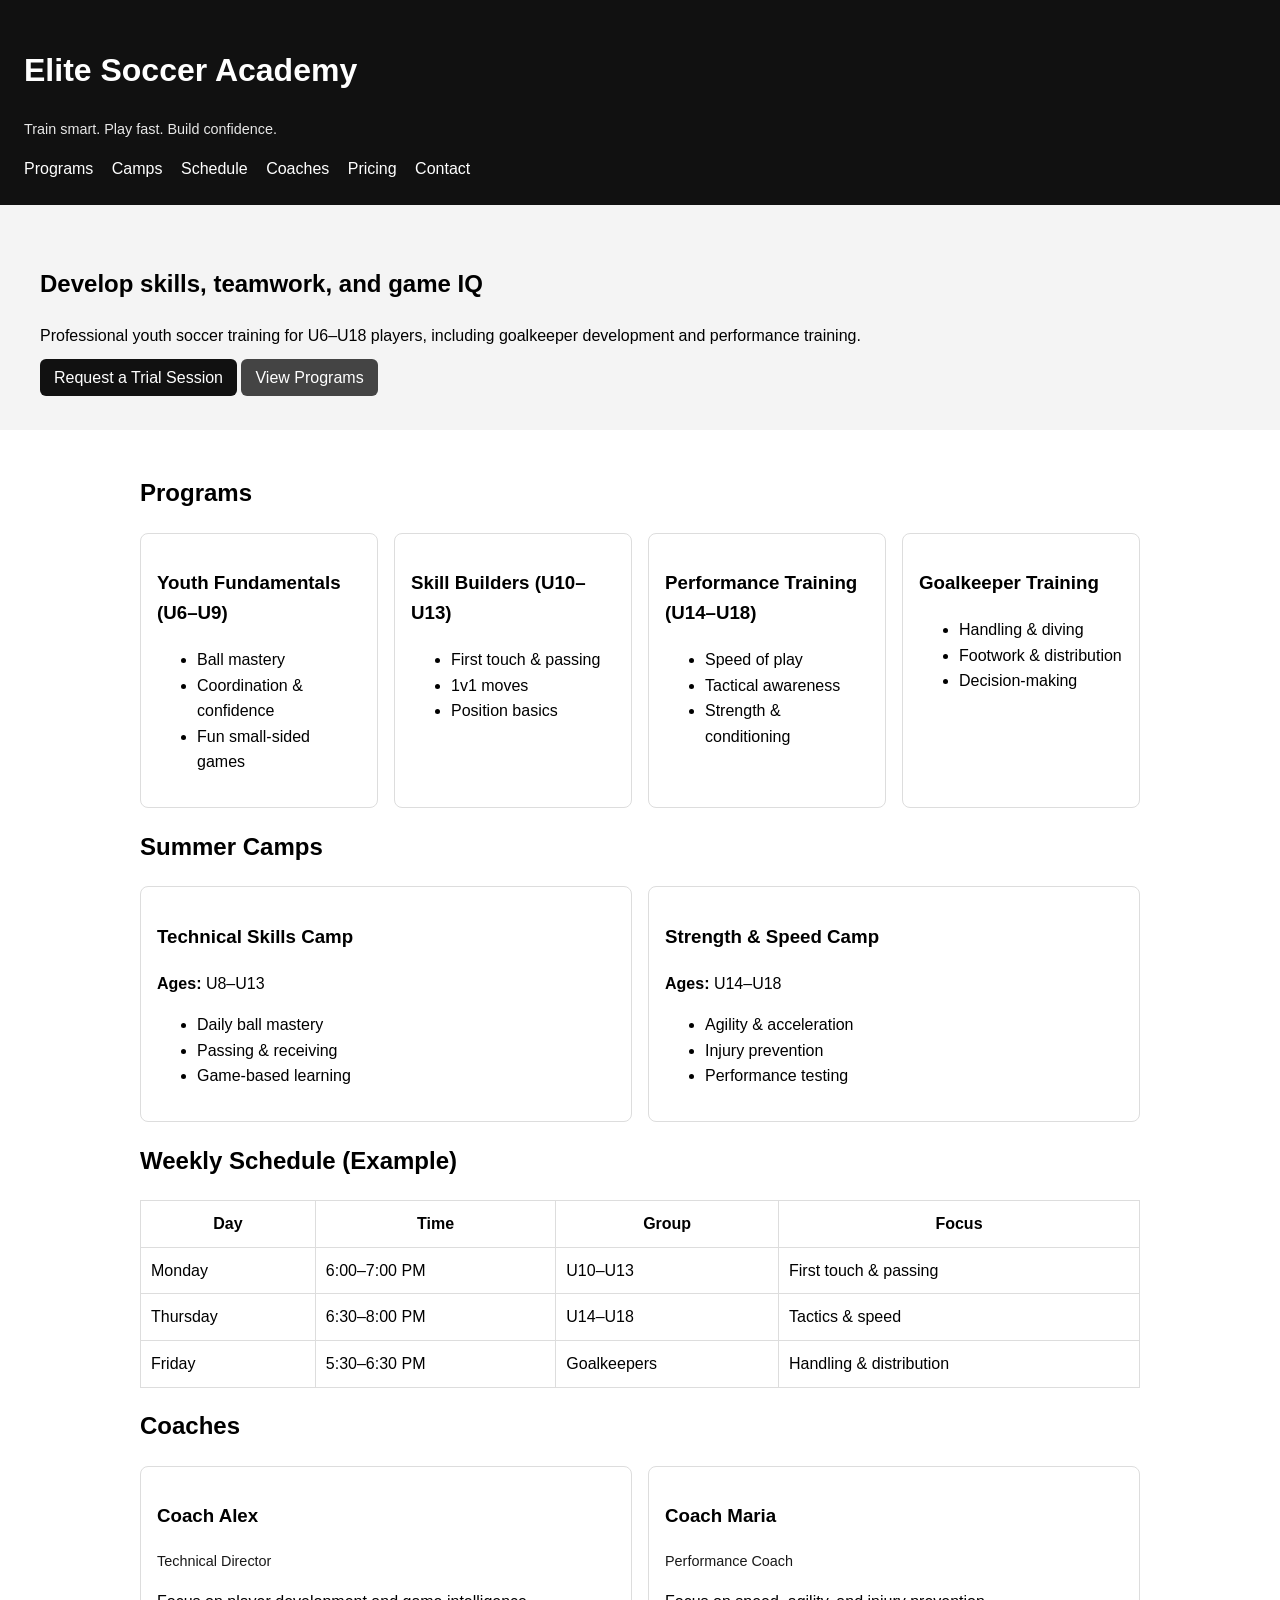
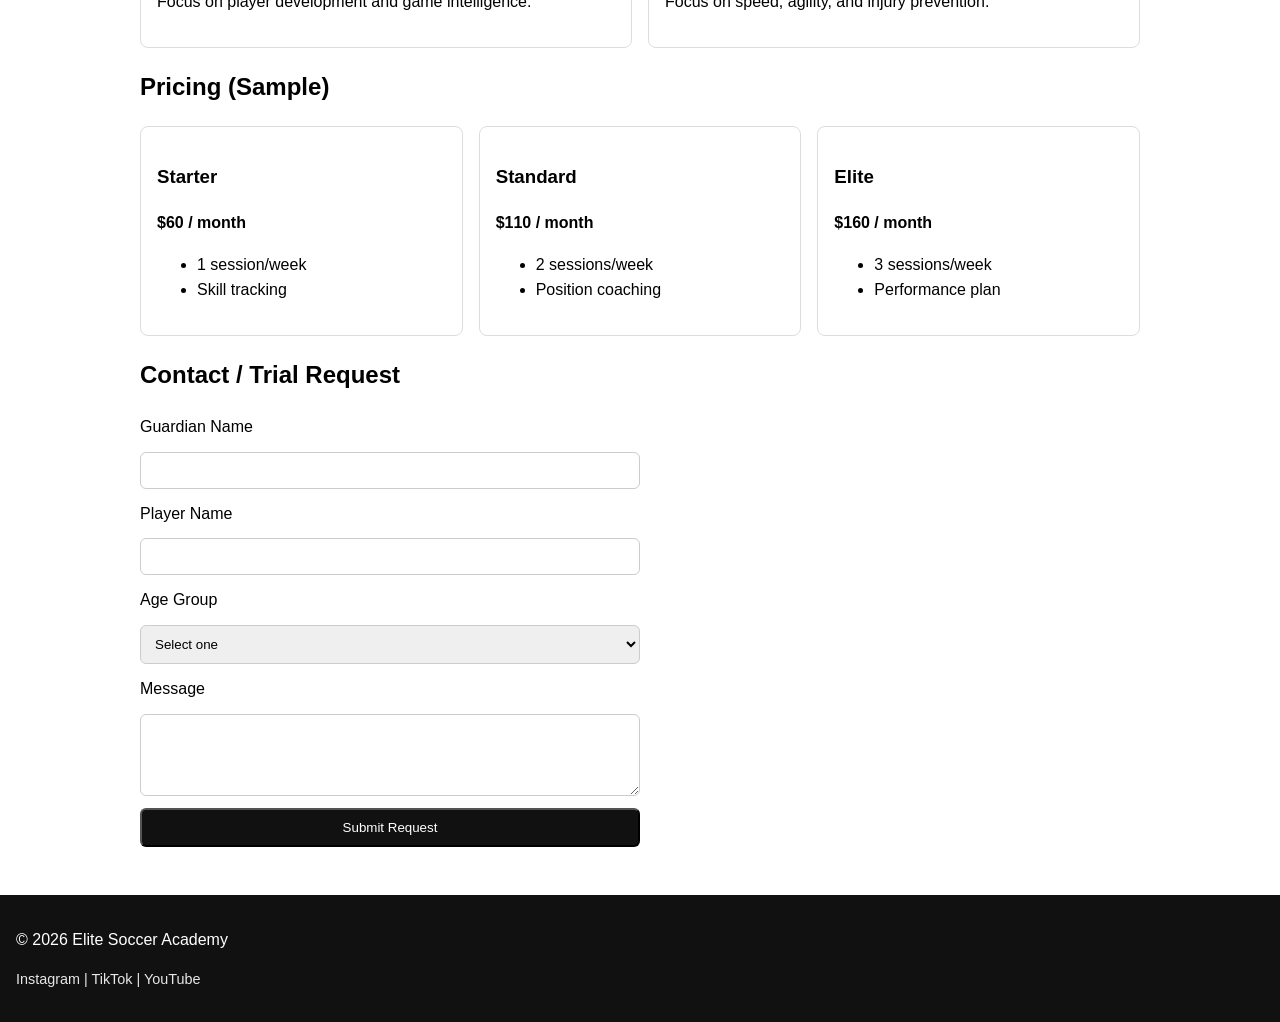
<file: elite-soccer-academy/index.html>
<!DOCTYPE html>
<html lang="en">
<head>
  <meta charset="UTF-8" />
  <meta name="viewport" content="width=device-width, initial-scale=1.0" />

  <title>Elite Soccer Academy | Youth Training & Summer Camps</title>
  <meta name="description" content="Elite Soccer Academy offers youth soccer training, summer camps, and performance programs for U6–U18 players.">

  <link rel="stylesheet" href="style.css">
</head>

<body>

  <!-- HEADER / NAV -->
  <header>
    <h1>Elite Soccer Academy</h1>
    <p class="small">Train smart. Play fast. Build confidence.</p>
    <nav>
      <a href="#programs">Programs</a>
      <a href="#camps">Camps</a>
      <a href="#schedule">Schedule</a>
      <a href="#coaches">Coaches</a>
      <a href="#pricing">Pricing</a>
      <a href="#contact">Contact</a>
    </nav>
  </header>

  <!-- HERO -->
  <section class="hero">
    <h2>Develop skills, teamwork, and game IQ</h2>
    <p>
      Professional youth soccer training for U6–U18 players, including
      goalkeeper development and performance training.
    </p>
    <a class="btn" href="#contact">Request a Trial Session</a>
    <a class="btn secondary" href="#programs">View Programs</a>
  </section>

  <main>

    <!-- PROGRAMS -->
    <section id="programs">
      <h2>Programs</h2>
      <div class="grid">
        <div class="card">
          <h3>Youth Fundamentals (U6–U9)</h3>
          <ul>
            <li>Ball mastery</li>
            <li>Coordination & confidence</li>
            <li>Fun small-sided games</li>
          </ul>
        </div>

        <div class="card">
          <h3>Skill Builders (U10–U13)</h3>
          <ul>
            <li>First touch & passing</li>
            <li>1v1 moves</li>
            <li>Position basics</li>
          </ul>
        </div>

        <div class="card">
          <h3>Performance Training (U14–U18)</h3>
          <ul>
            <li>Speed of play</li>
            <li>Tactical awareness</li>
            <li>Strength & conditioning</li>
          </ul>
        </div>

        <div class="card">
          <h3>Goalkeeper Training</h3>
          <ul>
            <li>Handling & diving</li>
            <li>Footwork & distribution</li>
            <li>Decision-making</li>
          </ul>
        </div>
      </div>
    </section>

    <!-- SUMMER CAMPS -->
    <section id="camps">
      <h2>Summer Camps</h2>
      <div class="grid">
        <div class="card">
          <h3>Technical Skills Camp</h3>
          <p><strong>Ages:</strong> U8–U13</p>
          <ul>
            <li>Daily ball mastery</li>
            <li>Passing & receiving</li>
            <li>Game-based learning</li>
          </ul>
        </div>

        <div class="card">
          <h3>Strength & Speed Camp</h3>
          <p><strong>Ages:</strong> U14–U18</p>
          <ul>
            <li>Agility & acceleration</li>
            <li>Injury prevention</li>
            <li>Performance testing</li>
          </ul>
        </div>
      </div>
    </section>

    <!-- SCHEDULE -->
    <section id="schedule">
      <h2>Weekly Schedule (Example)</h2>
      <table>
        <tr>
          <th>Day</th>
          <th>Time</th>
          <th>Group</th>
          <th>Focus</th>
        </tr>
        <tr>
          <td>Monday</td>
          <td>6:00–7:00 PM</td>
          <td>U10–U13</td>
          <td>First touch & passing</td>
        </tr>
        <tr>
          <td>Thursday</td>
          <td>6:30–8:00 PM</td>
          <td>U14–U18</td>
          <td>Tactics & speed</td>
        </tr>
        <tr>
          <td>Friday</td>
          <td>5:30–6:30 PM</td>
          <td>Goalkeepers</td>
          <td>Handling & distribution</td>
        </tr>
      </table>
    </section>

    <!-- COACHES -->
    <section id="coaches">
      <h2>Coaches</h2>
      <div class="grid">
        <div class="card">
          <h3>Coach Alex</h3>
          <p class="small">Technical Director</p>
          <p>Focus on player development and game intelligence.</p>
        </div>
        <div class="card">
          <h3>Coach Maria</h3>
          <p class="small">Performance Coach</p>
          <p>Focus on speed, agility, and injury prevention.</p>
        </div>
      </div>
    </section>

    <!-- PRICING -->
    <section id="pricing">
      <h2>Pricing (Sample)</h2>
      <div class="grid">
        <div class="card">
          <h3>Starter</h3>
          <p><strong>$60 / month</strong></p>
          <ul>
            <li>1 session/week</li>
            <li>Skill tracking</li>
          </ul>
        </div>

        <div class="card">
          <h3>Standard</h3>
          <p><strong>$110 / month</strong></p>
          <ul>
            <li>2 sessions/week</li>
            <li>Position coaching</li>
          </ul>
        </div>

        <div class="card">
          <h3>Elite</h3>
          <p><strong>$160 / month</strong></p>
          <ul>
            <li>3 sessions/week</li>
            <li>Performance plan</li>
          </ul>
        </div>
      </div>
    </section>

    <!-- CONTACT -->
    <section id="contact">
      <h2>Contact / Trial Request</h2>

      <form onsubmit="handleSubmit(event)">
        <label for="guardian">Guardian Name</label>
        <input id="guardian" type="text" required>

        <label for="player">Player Name</label>
        <input id="player" type="text" required>

        <label for="age">Age Group</label>
        <select id="age" required>
          <option value="">Select one</option>
          <option>U6–U9</option>
          <option>U10–U13</option>
          <option>U14–U18</option>
          <option>Goalkeeper</option>
        </select>

        <label for="message">Message</label>
        <textarea id="message" rows="4"></textarea>

        <button class="btn" type="submit">Submit Request</button>
      </form>
    </section>

  </main>

  <footer>
    <p>&copy; 2026 Elite Soccer Academy</p>
    <p class="small">Instagram | TikTok | YouTube</p>
  </footer>

  <script src="script.js"></script>
</body>
</html>
</file>
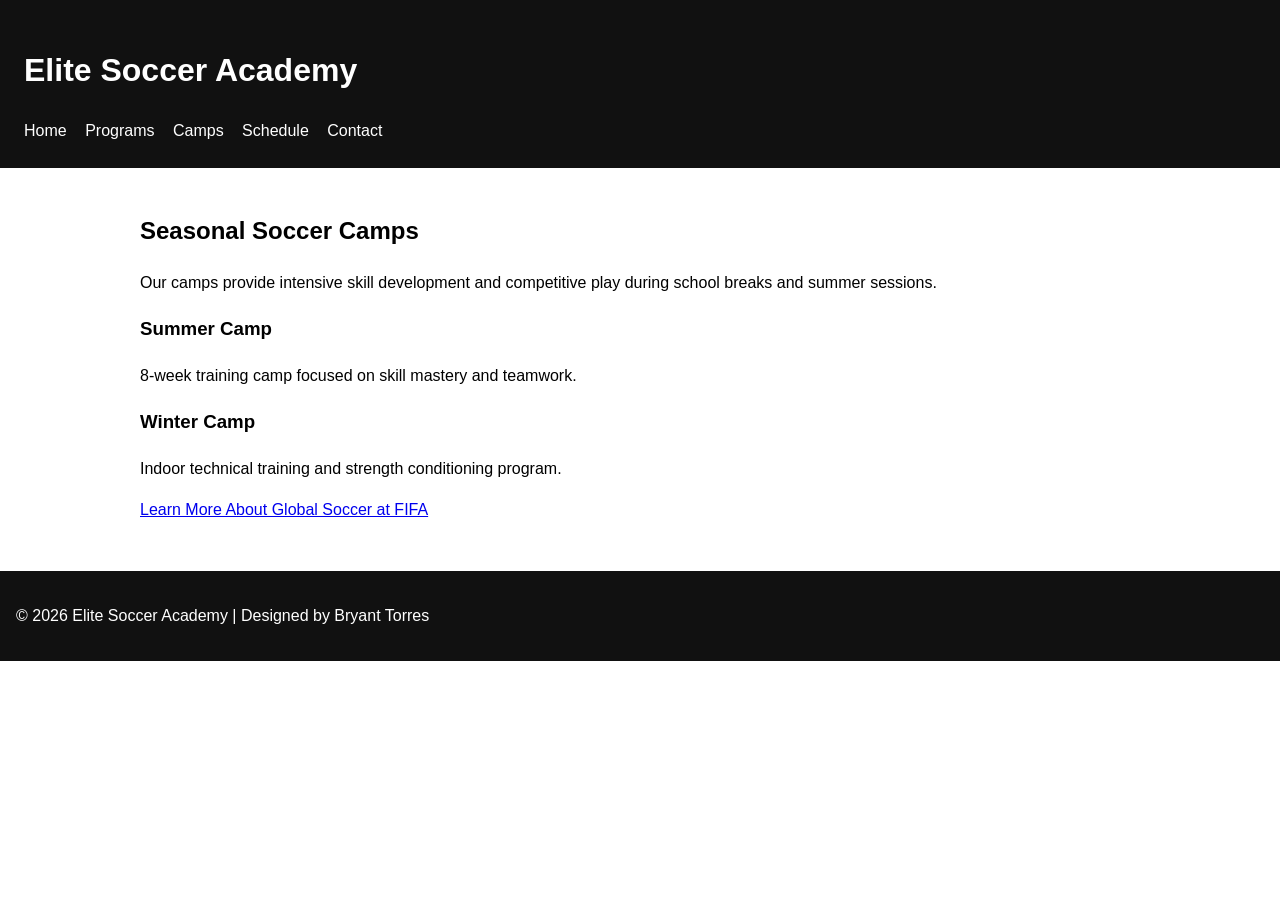
<file: elite-soccer-academy/camps.html>
<!DOCTYPE html>
<html lang="en">
<head>
    <meta charset="UTF-8">
    <title>Camps | Elite Soccer Academy</title>

    <meta name="description" content="Seasonal soccer camps offered at Elite Soccer Academy.">
    <meta name="keywords" content="soccer camps, summer soccer, youth camps">
    <meta name="author" content="Bryant Torres">
    <meta name="viewport" content="width=device-width, initial-scale=1.0">

    <link rel="stylesheet" href="style.css">
</head>

<body>

<header>
    <h1>Elite Soccer Academy</h1>
    <nav>
        <a href="index.html">Home</a>
        <a href="programs.html">Programs</a>
        <a href="camps.html">Camps</a>
        <a href="schedule.html">Schedule</a>
        <a href="contact.html">Contact</a>
    </nav>
</header>

<main>

    <h2>Seasonal Soccer Camps</h2>

    <p>
        Our camps provide intensive skill development and competitive play
        during school breaks and summer sessions.
    </p>

    <h3>Summer Camp</h3>
    <p>8-week training camp focused on skill mastery and teamwork.</p>

    <h3>Winter Camp</h3>
    <p>Indoor technical training and strength conditioning program.</p>

    <a href="https://www.fifa.com" target="_blank">
        Learn More About Global Soccer at FIFA
    </a>

</main>

<footer>
    <p>&copy; 2026 Elite Soccer Academy | Designed by Bryant Torres</p>
</footer>

<script src="script.js"></script>

</body>
</html>
</file>
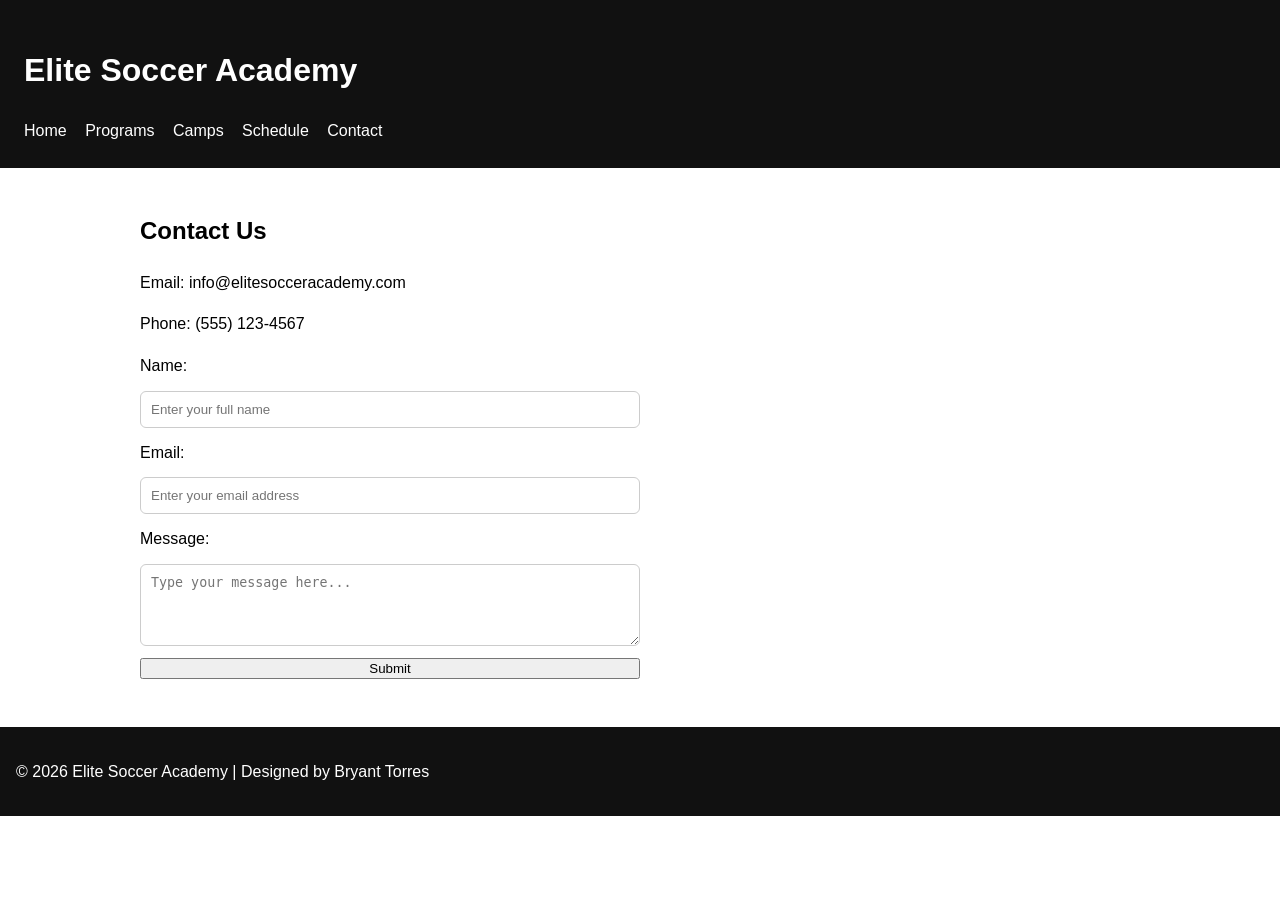
<file: elite-soccer-academy/contact.html>
<!DOCTYPE html>
<html lang="en">
<head>
    <meta charset="UTF-8">
    <title>Contact | Elite Soccer Academy</title>

    <meta name="description" content="Contact Elite Soccer Academy for enrollment and training information.">
    <meta name="keywords" content="contact soccer academy, enroll soccer training">
    <meta name="author" content="Bryant Torres">
    <meta name="viewport" content="width=device-width, initial-scale=1.0">

    <link rel="stylesheet" href="style.css">
</head>

<body>

<header>
    <h1>Elite Soccer Academy</h1>

    <nav>
        <a href="index.html">Home</a>
        <a href="programs.html">Programs</a>
        <a href="camps.html">Camps</a>
        <a href="schedule.html">Schedule</a>
        <a href="contact.html">Contact</a>
    </nav>
</header>

<main>

    <h2>Contact Us</h2>

    <p>Email: info@elitesocceracademy.com</p>
    <p>Phone: (555) 123-4567</p>

    <form id="contactForm">

        <label for="name">Name:</label>
        <input type="text"
               id="name"
               name="name"
               placeholder="Enter your full name"
               required>

        <label for="email">Email:</label>
        <input type="email"
               id="email"
               name="email"
               placeholder="Enter your email address"
               required>

        <label for="message">Message:</label>
        <textarea id="message"
                  name="message"
                  rows="4"
                  placeholder="Type your message here..."
                  required></textarea>

        <button type="submit">Submit</button>

    </form>

</main>

<footer>
    <p>&copy; 2026 Elite Soccer Academy | Designed by Bryant Torres</p>
</footer>

<script src="script.js"></script>

</body>
</html>
</file>
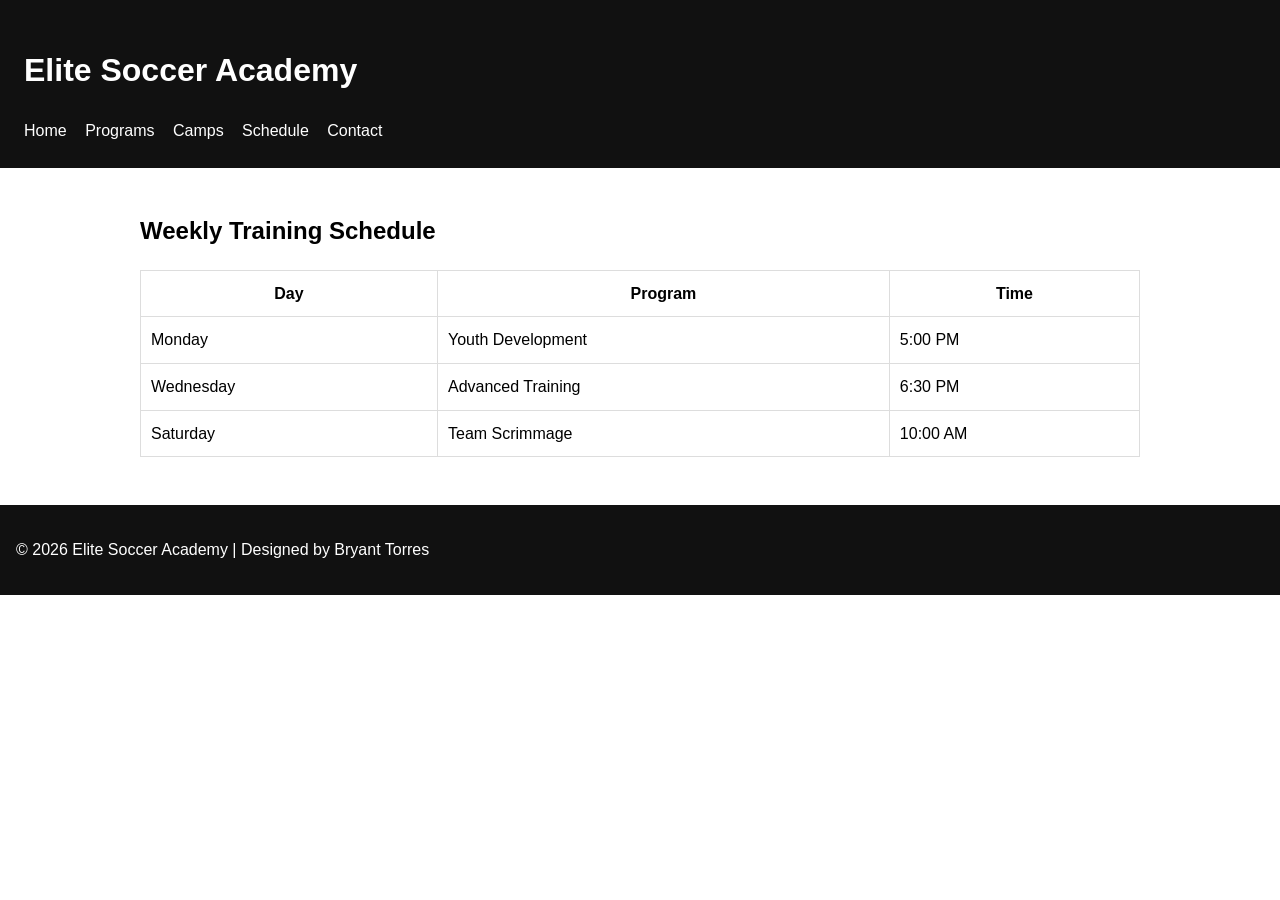
<file: elite-soccer-academy/schedule.html>
<!DOCTYPE html>
<html lang="en">
<head>
    <meta charset="UTF-8">
    <title>Schedule | Elite Soccer Academy</title>

    <meta name="description" content="Weekly training schedule for Elite Soccer Academy programs.">
    <meta name="keywords" content="soccer schedule, training times">
    <meta name="author" content="Bryant Torres">
    <meta name="viewport" content="width=device-width, initial-scale=1.0">

    <link rel="stylesheet" href="style.css">
</head>

<body>

<header>
    <h1>Elite Soccer Academy</h1>
    <nav>
        <a href="index.html">Home</a>
        <a href="programs.html">Programs</a>
        <a href="camps.html">Camps</a>
        <a href="schedule.html">Schedule</a>
        <a href="contact.html">Contact</a>
    </nav>
</header>

<main>

    <h2>Weekly Training Schedule</h2>

    <table>
        <tr>
            <th>Day</th>
            <th>Program</th>
            <th>Time</th>
        </tr>
        <tr>
            <td>Monday</td>
            <td>Youth Development</td>
            <td>5:00 PM</td>
        </tr>
        <tr>
            <td>Wednesday</td>
            <td>Advanced Training</td>
            <td>6:30 PM</td>
        </tr>
        <tr>
            <td>Saturday</td>
            <td>Team Scrimmage</td>
            <td>10:00 AM</td>
        </tr>
    </table>

</main>

<footer>
    <p>&copy; 2026 Elite Soccer Academy | Designed by Bryant Torres</p>
</footer>

<script src="script.js"></script>

</body>
</html>
</file>
<file: elite-soccer-academy/style.css>
body {
  font-family: Arial, sans-serif;
  margin: 0;
  line-height: 1.6;
}

header {
  background: #111;
  color: #fff;
  padding: 24px;
}

nav a {
  color: #fff;
  margin-right: 14px;
  text-decoration: none;
}

.hero {
  background: #f4f4f4;
  padding: 40px;
}

.btn {
  background: #111;
  color: #fff;
  padding: 10px 14px;
  text-decoration: none;
  border-radius: 6px;
}

.btn.secondary {
  background: #444;
}

main {
  max-width: 1000px;
  margin: auto;
  padding: 24px;
}

.grid {
  display: grid;
  gap: 16px;
  grid-template-columns: repeat(auto-fit, minmax(220px, 1fr));
}

.card {
  border: 1px solid #ddd;
  padding: 16px;
  border-radius: 8px;
}

table {
  width: 100%;
  border-collapse: collapse;
}

th, td {
  border: 1px solid #ddd;
  padding: 10px;
}

form {
  max-width: 500px;
  display: grid;
  gap: 12px;
}

input, select, textarea {
  padding: 10px;
  border-radius: 6px;
  border: 1px solid #ccc;
}

footer {
  background: #111;
  color: #fff;
  padding: 16px;
  margin-top: 24px;
}

.small {
  font-size: 0.9rem;
  opacity: 0.9;
}
</file>
